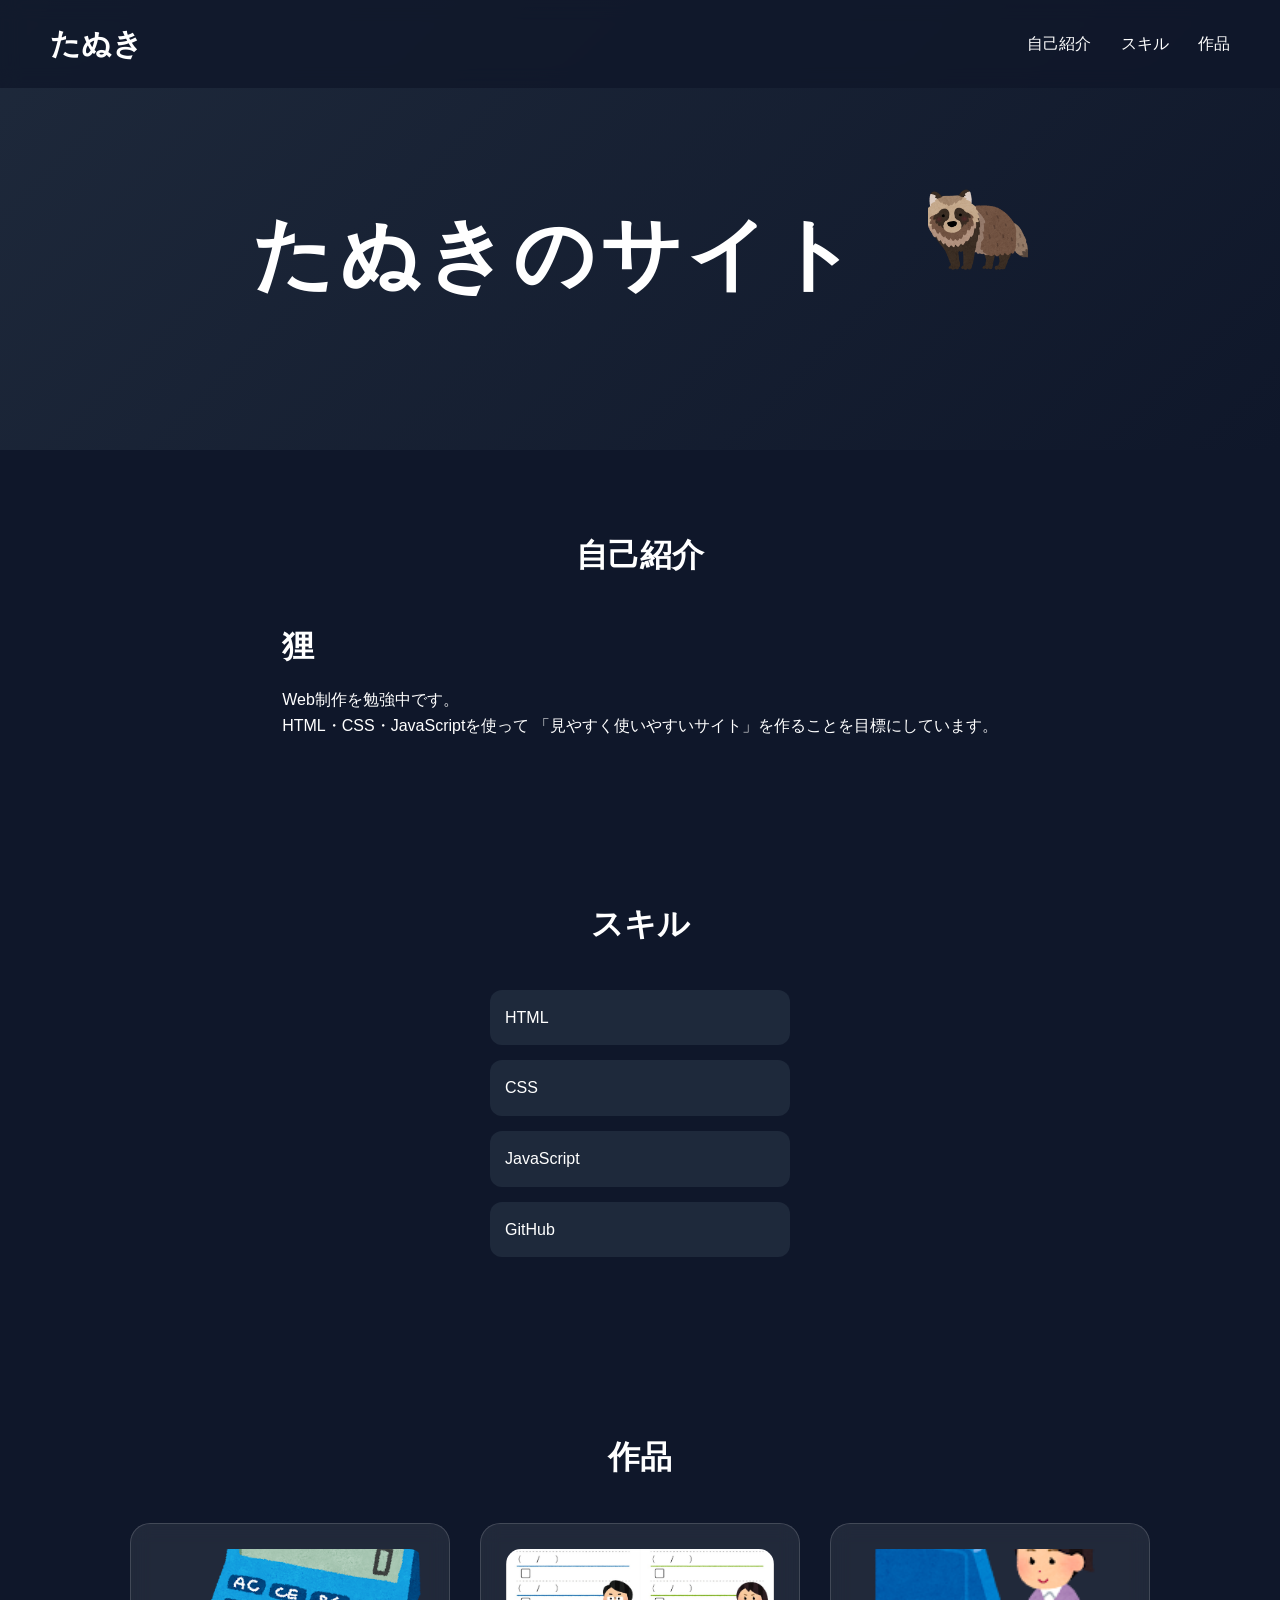
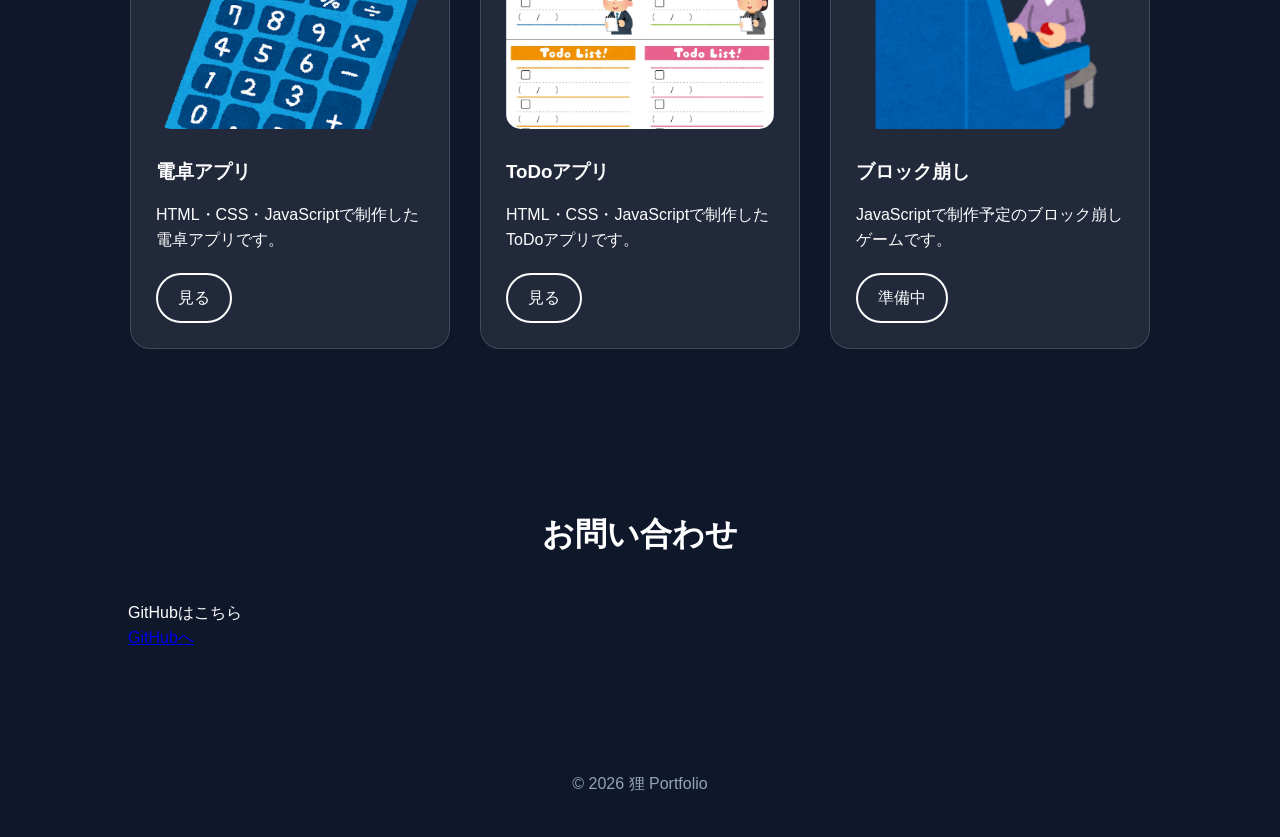
<file: index.html>
<!DOCTYPE html>

<html lang="ja">

<head>
    <meta charset="UTF-8">
    <meta name="viewport" content="width=device-width, initial-scale=1.0">
    <title>たぬき Portfolio</title>

    <link rel="stylesheet" href="style.css">
</head>

<body>
<header>

    <h2 class="logo">たぬき</h2>

    <nav>
        <a href="#about">自己紹介</a>
        <a href="#skills">スキル</a>
        <a href="#works">作品</a>
    </nav>

</header>

    
<div class="hero">

<h1>たぬきのサイト
    <img src="tanuki.png" alt="狸" class="tanuki">
</h1>

</div>

    
<section id="about">

    <h2>自己紹介</h2>

    <div class="profile">

        <div>

            <h3>狸</h3>

            <p>
                Web制作を勉強中です。<br>
                HTML・CSS・JavaScriptを使って
                「見やすく使いやすいサイト」を作ることを目標にしています。
            </p>

        </div>

    </div>

</section>

    
<section id="skills">

<h2>スキル</h2>

<ul>
    <li>HTML</li>
    <li>CSS</li>
    <li>JavaScript</li>
    <li>GitHub</li>
</ul>

</section>

<section id="works">

    <h2>作品</h2>

    <div class="works-container">

        <div class="card fade">

    <img src="images/calculator.png"
         alt="電卓"
         class="card-image">

    <h3>電卓アプリ</h3>

    <p>
        HTML・CSS・JavaScriptで制作した電卓アプリです。
    </p>

    <a href="calculator/" class="card-button" target="_blank">
        見る
    </a>

</div>

        <div class="card fade">

    <img src="images/todo.png"
         alt="ToDo"
         class="card-image">

    <h3>ToDoアプリ</h3>

    <p>
        HTML・CSS・JavaScriptで制作したToDoアプリです。
    </p>

    <a href="todo/" class="card-button" target="_blank">
        見る
    </a>

</div>
        
    <div class="card fade">

    <img src="images/block.png"
         alt="ブロック崩し"
         class="card-image">

    <h3>ブロック崩し</h3>

    <p>
        JavaScriptで制作予定のブロック崩しゲームです。
    </p>

    <a href="#" class="card-button">
        準備中
    </a>

    </div>

        
 </div>

    
</section>
<section id="contact">

    <h2>お問い合わせ</h2>

    <p>GitHubはこちら</p>

    <a href="https://github.com/minko124" target="_blank">
        GitHubへ
    </a>

</section>

<footer>
    <p>© 2026 狸 Portfolio</p>
</footer>

<script src="script.js"></script>

</body>
</html>
</file>
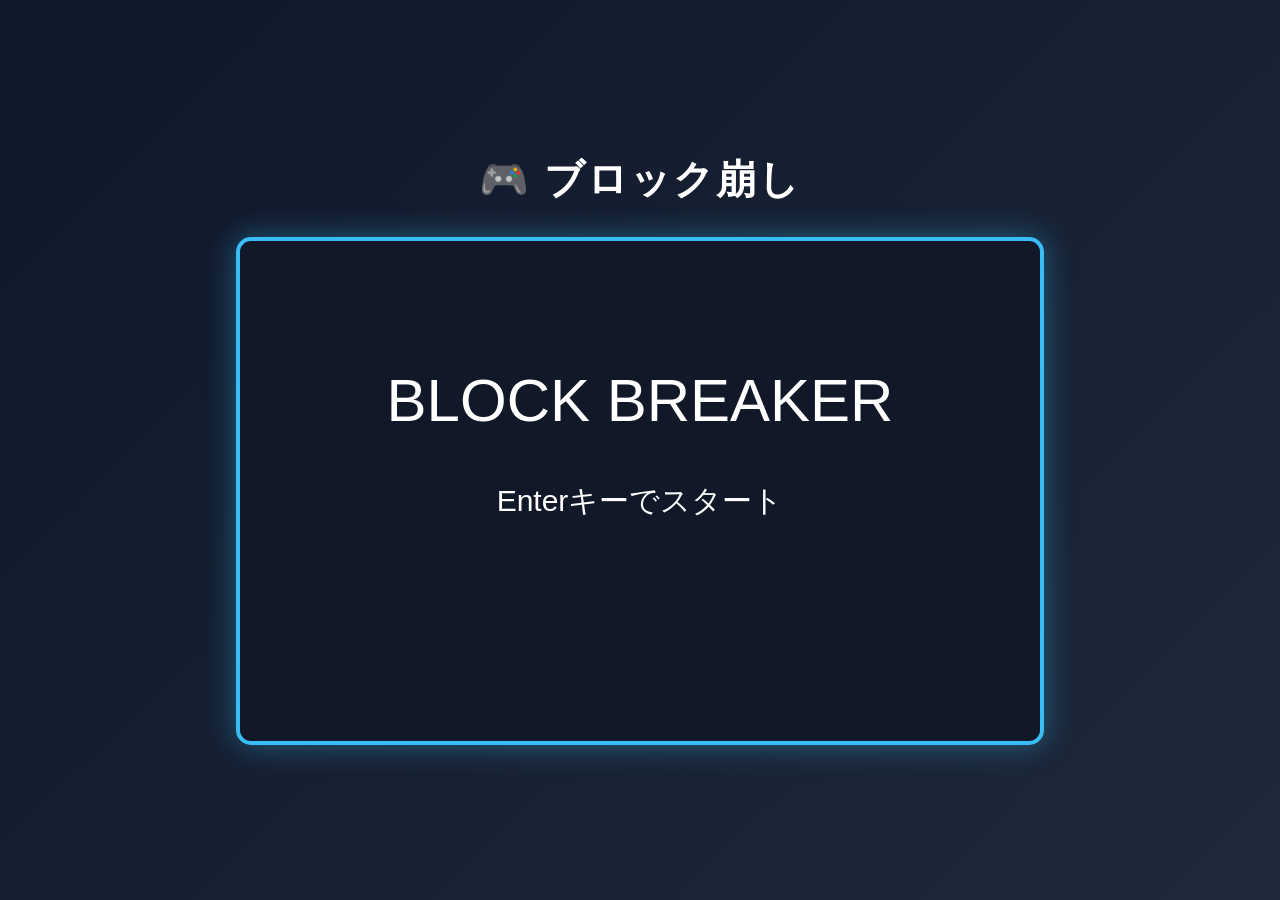
<file: block/index.html>
<!DOCTYPE html>
<html lang="ja">
<head>
    <meta charset="UTF-8">
    <meta name="viewport" content="width=device-width, initial-scale=1.0">
    <title>ブロック崩し</title>
    <link rel="stylesheet" href="style.css">
</head>
<body>

<div class="container">

    <h1>🎮 ブロック崩し</h1>

    <canvas id="game" width="800" height="500"></canvas>

</div>

<script src="script.js"></script>

</body>
</html>
</file>
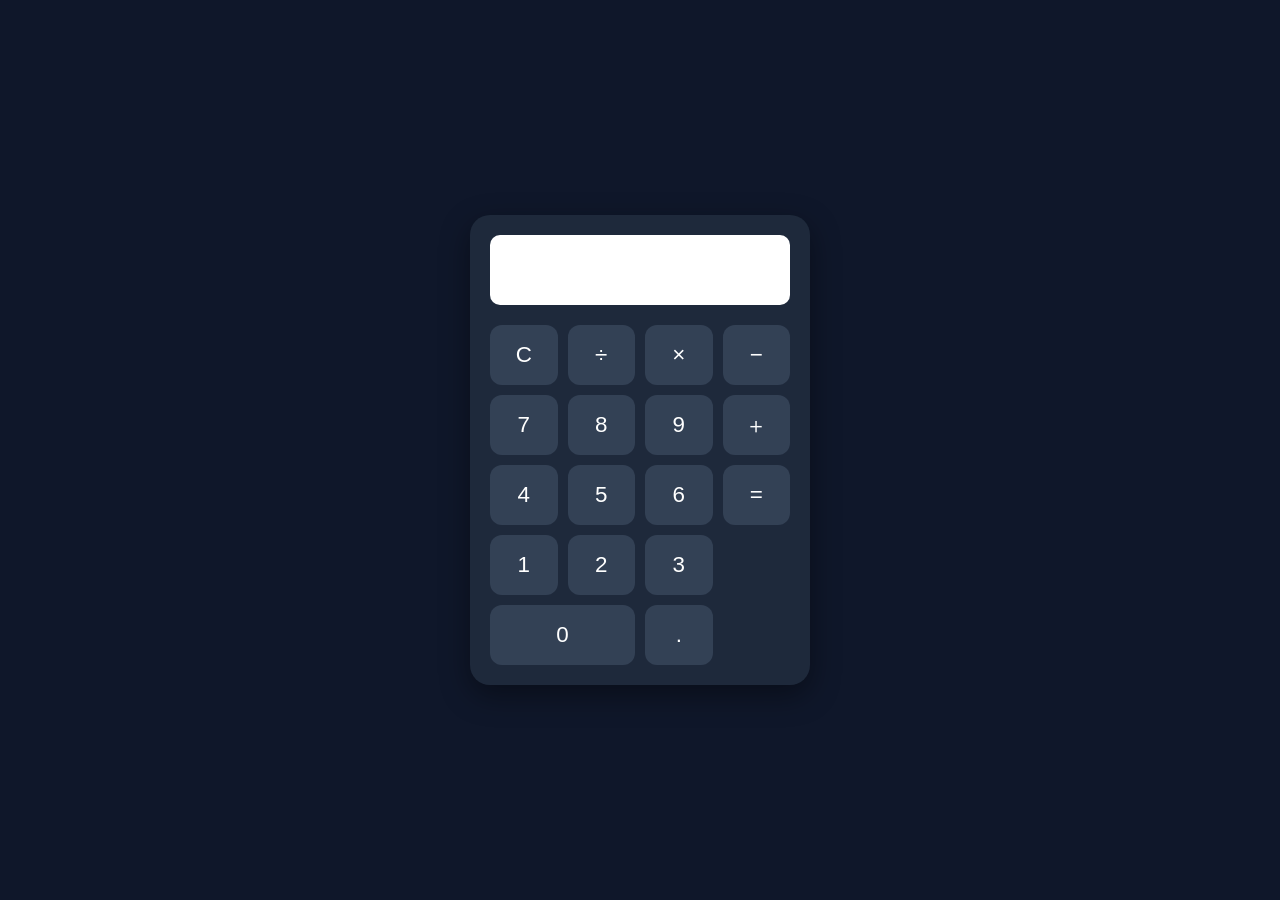
<file: calculator/index.html>
<!DOCTYPE html>
<html lang="ja">
<head>
    <meta charset="UTF-8">
    <title>電卓</title>
    <link rel="stylesheet" href="style.css">
</head>
<body>

<div class="calculator">

    <input type="text" id="display" readonly>

    <div class="buttons">

        <button onclick="clearDisplay()">C</button>
        <button onclick="append('/')">÷</button>
        <button onclick="append('*')">×</button>
        <button onclick="append('-')">−</button>

        <button onclick="append('7')">7</button>
        <button onclick="append('8')">8</button>
        <button onclick="append('9')">9</button>
        <button onclick="append('+')">＋</button>

        <button onclick="append('4')">4</button>
        <button onclick="append('5')">5</button>
        <button onclick="append('6')">6</button>
        <button onclick="calculate()" rowspan="2">=</button>

        <button onclick="append('1')">1</button>
        <button onclick="append('2')">2</button>
        <button onclick="append('3')">3</button>

        <button onclick="append('0')" class="zero">0</button>
        <button onclick="append('.')">.</button>

    </div>

</div>

<script src="script.js"></script>

</body>
</html>
</file>
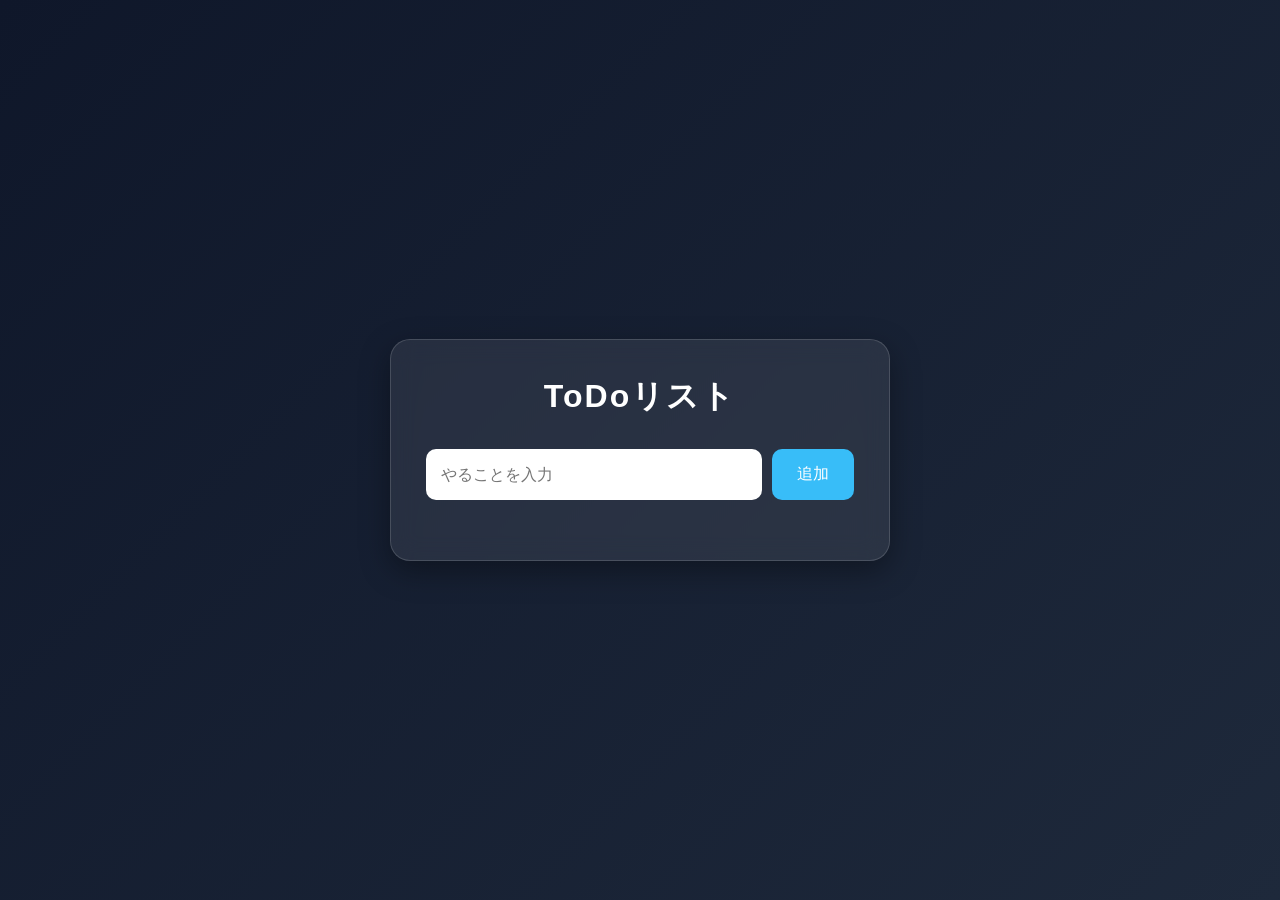
<file: todo/index.html>
<!DOCTYPE html>
<html lang="ja">
<head>
    <meta charset="UTF-8">
    <title>ToDoアプリ</title>
    <link rel="stylesheet" href="style.css">
</head>
<body>

<div class="container">

    <h1>ToDoリスト</h1>

    <div class="input-area">
        <input type="text" id="taskInput" placeholder="やることを入力">
        <button onclick="addTask()">追加</button>
    </div>

    <ul id="taskList"></ul>

</div>

<script src="script.js"></script>

</body>
</html>
</file>
<file: style.css>
/* =====================================
   共通設定
===================================== */

html {
    scroll-behavior: smooth;
}

* {
    margin: 0;
    padding: 0;
    box-sizing: border-box;
}

body {
    background: #0f172a;
    color: white;
    font-family: sans-serif;
    line-height: 1.6;
}

/* =====================================
   ヘッダー
===================================== */

header {
    position: fixed;
    top: 0;
    width: 100%;
    padding: 20px 50px;

    display: flex;
    justify-content: space-between;
    align-items: center;

    background: rgba(15, 23, 42, 0.8);
    backdrop-filter: blur(10px);

    z-index: 100;
}

.logo {
    font-size: 30px;
    font-weight: bold;
}

nav a {
    color: white;
    text-decoration: none;
    margin-left: 25px;
    transition: .3s;
}

nav a:hover {
    color: #38bdf8;
}

/* =====================================
   トップ画面
===================================== */

.hero {

    min-height: 50vh;

    display: flex;
    flex-direction: column;
    justify-content: center;
    align-items: center;

    text-align: center;

    background: linear-gradient(135deg, #1e293b, #0f172a);

    padding-top: 50px;
}

.hero h1 {
    font-size: 5rem;
    letter-spacing: 5px;
}

.hero p {
    margin-top: 15px;
    color: #cbd5e1;
    font-size: 1.4rem;
}

.hero a {

    margin-top: 40px;

    color: white;

    text-decoration: none;

    padding: 15px 40px;

    border: 2px solid white;

    border-radius: 50px;

    transition: .3s;
}

.hero a:hover {

    background: white;
    color: #0f172a;

    transform: scale(1.05);

    box-shadow: 0 0 20px rgba(255,255,255,.4);

}

/* =====================================
   狸画像
===================================== */

.developer {

    display: flex;
    align-items: center;
    justify-content: center;
    gap: 20px;

}

.tanuki{
    width:100px;
    height:100px;
    object-fit:cover;
    margin-left:40px;
}
/* =====================================
   共通セクション
===================================== */

section {

    padding: 80px 10%;

}

section h2 {

    text-align: center;
    margin-bottom: 40px;

    font-size: 2rem;

}

/* =====================================
   スキル
===================================== */

#skills ul {

    list-style: none;

    max-width: 300px;

    margin: auto;

}

#skills li {

    background: #1e293b;

    margin: 15px 0;

    padding: 15px;

    border-radius: 12px;

}

/* =====================================
   作品
===================================== */

.works-container {

    display: flex;

    justify-content: center;

    flex-wrap: wrap;

    gap: 30px;

}

.card {

    width: 320px;

    padding: 25px;

    border-radius: 20px;

    background: rgba(255,255,255,.08);

    border: 1px solid rgba(255,255,255,.15);

    backdrop-filter: blur(10px);

    transition: .3s;

}

.card:hover {

    transform: translateY(-8px);

    box-shadow: 0 10px 25px rgba(255,255,255,.15);

}

.card h3 {

    margin-bottom: 15px;

}

.card-button {

    display: inline-block;

    margin-top: 20px;

    padding: 10px 20px;

    border-radius: 30px;

    border: 2px solid white;

    color: white;

    text-decoration: none;

    transition: .3s;

}

.card-button:hover {

    background: white;

    color: #0f172a;

}

/* =====================================
   フッター
===================================== */

footer {

    text-align: center;

    padding: 40px;

    color: #94a3b8;

}

/* ==========================
   プロフィール
========================== */

.profile{

    display:flex;

    align-items:center;

    justify-content:center;

    gap:40px;

    flex-wrap:wrap;

}

.profile-image{

    width:220px;

    border-radius:20px;

}

.profile h3{

    margin-bottom:15px;

    font-size:2rem;

}

/* スクロールアニメーション */

.fade{
    opacity:0;
    transform:translateY(50px);
    transition:all .8s ease;
}

.fade.show{
    opacity:1;
    transform:translateY(0);
}

/* ==========================
   スマホ対応
========================== */

@media (max-width: 768px){

    header{

        flex-direction:column;
        padding:20px;

    }

    nav{

        margin-top:15px;

    }

    nav a{

        margin:0 10px;

    }

    .hero h1{

        font-size:3rem;

    }

    section{

        padding:60px 20px;

    }

    .profile{

        flex-direction:column;

        text-align:center;

    }

    .works-container{

        flex-direction:column;

        align-items:center;

    }

    .card{

        width:100%;

        max-width:350px;

    }

}

.card-image{

    width:100%;

    height:180px;

    object-fit:cover;

    border-radius:15px;

    margin-bottom:20px;

}
</file>
<file: block/style.css>
/* ==========================
   共通
========================== */

*{
    margin:0;
    padding:0;
    box-sizing:border-box;
}

body{
    background:linear-gradient(135deg,#0f172a,#1e293b);
    font-family:sans-serif;
    display:flex;
    justify-content:center;
    align-items:center;
    min-height:100vh;
    color:white;
}

/* ==========================
   コンテナ
========================== */

.container{
    text-align:center;
}

/* ==========================
   タイトル
========================== */

h1{
    margin-bottom:30px;
    font-size:2.5rem;
    letter-spacing:2px;
}

/* ==========================
   ゲーム画面
========================== */

canvas{
    background:#111827;
    border:4px solid #38bdf8;
    border-radius:15px;
    box-shadow:0 0 30px rgba(56,189,248,.4);
    max-width:100%;
}

/* ==========================
   スマホ対応
========================== */

@media(max-width:768px){

    h1{
        font-size:2rem;
    }

    canvas{
        width:95%;
        height:auto;
    }

}
</file>
<file: calculator/style.css>
*{
    margin:0;
    padding:0;
    box-sizing:border-box;
}

body{
    background:#0f172a;
    display:flex;
    justify-content:center;
    align-items:center;
    height:100vh;
    font-family:sans-serif;
}

.calculator{
    background:#1e293b;
    padding:20px;
    border-radius:20px;
    box-shadow:0 10px 30px rgba(0,0,0,.4);
    width:340px;
}

#display{
    width:100%;
    height:70px;
    font-size:2rem;
    text-align:right;
    padding:10px;
    margin-bottom:20px;
    border:none;
    border-radius:10px;
    background:white;
}

.buttons{
    display:grid;
    grid-template-columns:repeat(4,1fr);
    gap:10px;
}

button{
    height:60px;
    font-size:1.4rem;
    border:none;
    border-radius:12px;
    cursor:pointer;
    background:#334155;
    color:white;
    transition:.2s;
}

button:hover{
    background:#475569;
}

.zero{
    grid-column:span 2;
}
</file>
<file: todo/style.css>
/* ==========================
   共通
========================== */

*{
    margin:0;
    padding:0;
    box-sizing:border-box;
}

body{
    background:linear-gradient(135deg,#0f172a,#1e293b);
    font-family:sans-serif;
    display:flex;
    justify-content:center;
    align-items:center;
    min-height:100vh;
    color:white;
}

/* ==========================
   コンテナ
========================== */

.container{
    width:90%;
    max-width:500px;
    background:rgba(255,255,255,.08);
    backdrop-filter:blur(12px);
    border:1px solid rgba(255,255,255,.15);
    border-radius:20px;
    padding:35px;
    box-shadow:0 10px 30px rgba(0,0,0,.35);
}

/* ==========================
   タイトル
========================== */

h1{
    text-align:center;
    margin-bottom:30px;
    font-size:2rem;
    letter-spacing:2px;
}

/* ==========================
   入力欄
========================== */

.input-area{
    display:flex;
    gap:10px;
    margin-bottom:25px;
}

input{
    flex:1;
    padding:15px;
    border:none;
    border-radius:10px;
    font-size:1rem;
    outline:none;
}

/* ==========================
   ボタン
========================== */

button{
    padding:15px 25px;
    border:none;
    border-radius:10px;
    background:#38bdf8;
    color:white;
    font-size:1rem;
    cursor:pointer;
    transition:.3s;
}

button:hover{
    background:#0ea5e9;
    transform:translateY(-2px);
}

/* ==========================
   リスト
========================== */

ul{
    list-style:none;
}

li{
    background:#334155;
    margin-bottom:12px;
    padding:15px;
    border-radius:10px;

    display:flex;
    justify-content:space-between;
    align-items:center;

    transition:.3s;
}

li:hover{
    transform:translateX(5px);
}

/* ==========================
   削除ボタン
========================== */

.delete{
    background:#ef4444;
    padding:8px 14px;
    border-radius:8px;
}
.completed{

    text-decoration: line-through;

    opacity:.5;

}
.delete:hover{
    background:#dc2626;
}
</file>
